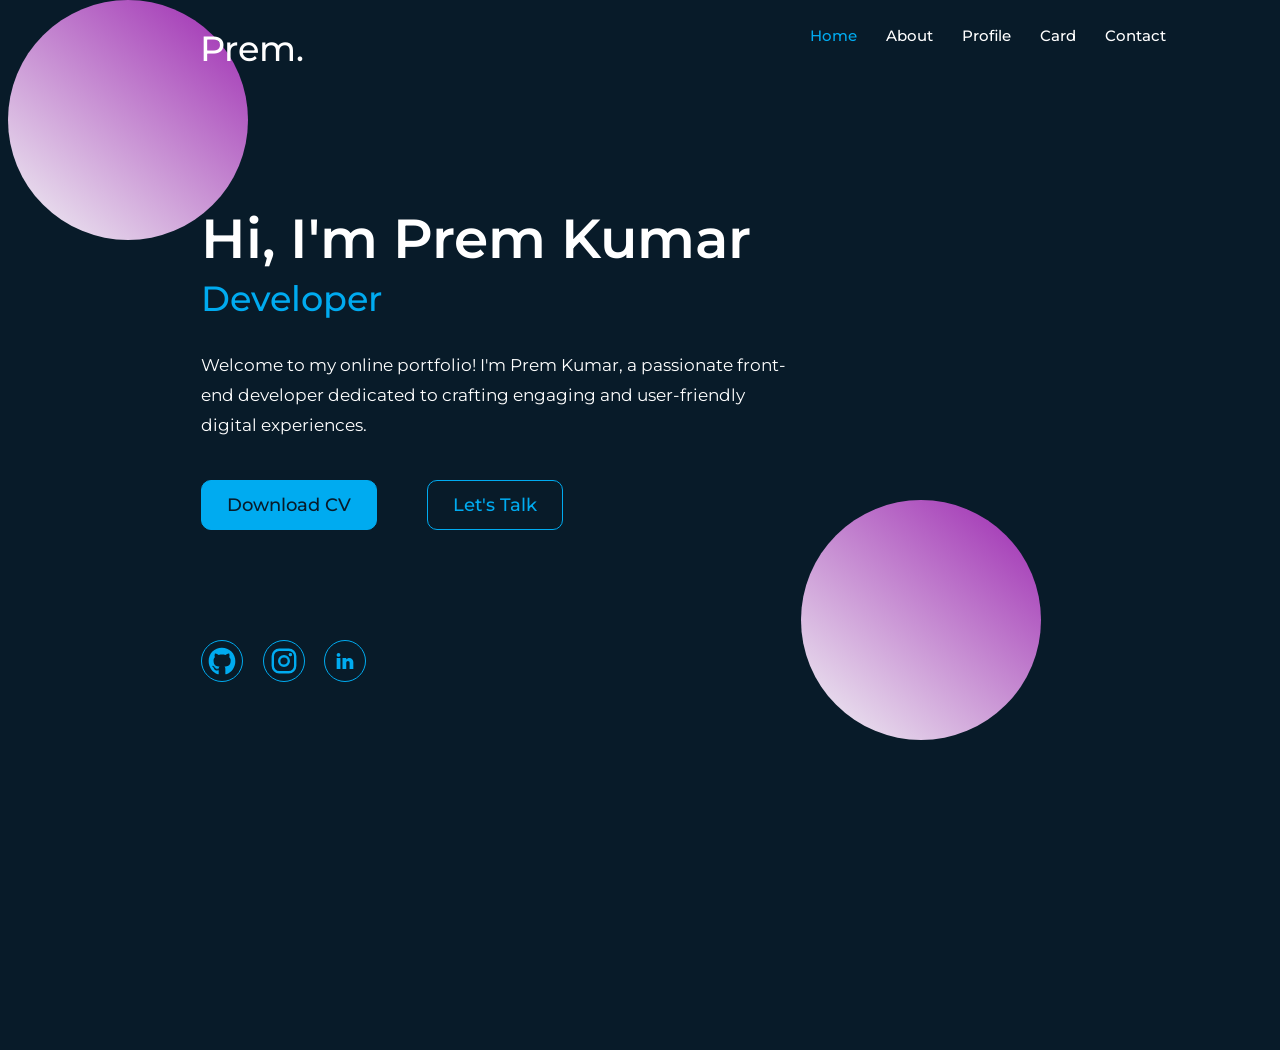
<file: static/Portfolio/index.html>
<!DOCTYPE html>
<html lang="en">
<head>
    <meta charset="UTF-8">
    <meta name="viewport" content="width=device-width, initial-scale=1.0">
    <link rel="stylesheet" href="style/general.css">
    <link rel="preconnect" href="https://fonts.googleapis.com">
    <link rel="preconnect" href="https://fonts.gstatic.com" crossorigin>
    <link href="https://fonts.googleapis.com/css2?family=Open+Sans:wght@300;400;500;600;700&display=swap" rel="stylesheet">
    <link rel="preconnect" href="https://fonts.googleapis.com">
    <link rel="preconnect" href="https://fonts.gstatic.com" crossorigin>
    <link href="https://fonts.googleapis.com/css2?family=Montserrat:wght@100;300;400;500;600;700&display=swap" rel="stylesheet">
    <title>Portfolio</title>
</head>
<body>
    <div class="circles"></div>
    <div class="top-bar">
        <div class="top-left-bar">Prem.</div>
        <div class="top-right-bar">
            <p class="trb" id="home">Home</p>
            <p class="trb">About</p>
            <p class="trb">Profile</p>
            <a href="https://prem-kumar-dev.github.io/Profile/" target="_blank">
                <p class="trb">Card</p>
            </a>
            <p class="trb">Contact</p>
        </div>
    </div>
    <div class="information">
        <div class="text">
            <p class="name">Hi, I'm Prem Kumar</p>
            <p class="occupation">Developer</p>
            <p class="introduction">Welcome to my online portfolio! I'm Prem Kumar, 
                a passionate front-end developer dedicated to crafting engaging and user-friendly digital experiences.</p>
            <div class="buttons">
                <div class="button1">Download CV</div>
                <div class="button2">Let's Talk</div>
            </div>
        <div class="socials">
            <div class="social">
                <a href="https://github.com/Prem-Kumar-Dev" target="_blank">
                    <img class="link1" src="icons/github.svg" alt="" >
                </a>
            </div>
            <div class="social">
                <a href="https://www.instagram.com/lprem_kumarl?igsh=ZGUzMzM3NWJiOQ==" target="_blank">
                    <img class="link2" src="icons/instagram.svg" alt=""> 
                </a>
            </div>
            <div class="social">
                <a href="" target="_blank">
                    <img class="link3" src="icons/linkedin.svg" alt="">
                </a>
            </div>
        </div>
        </div>
        
    </div>
        
</body>
</html>
</file>
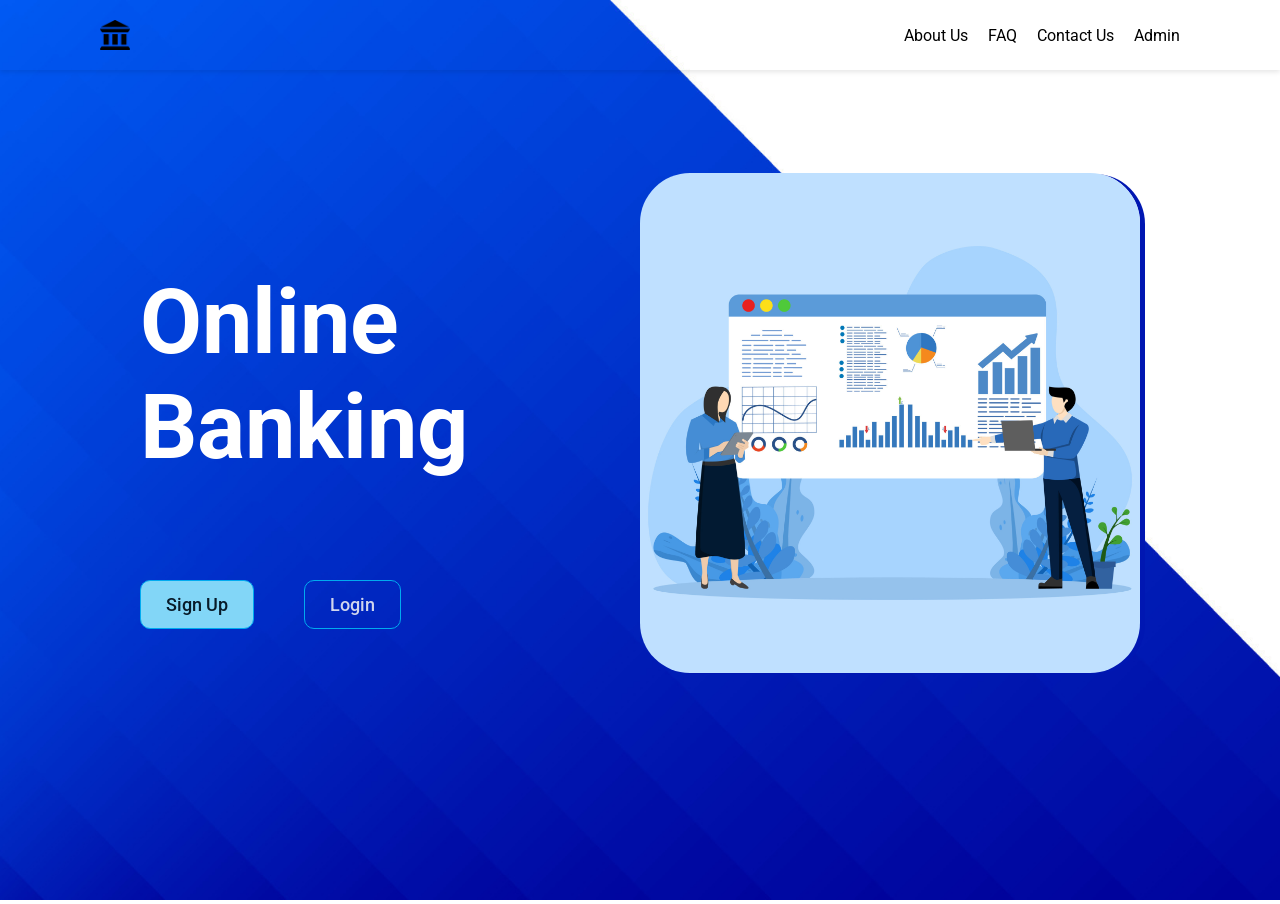
<file: target/banking-management-system/static/Cover/index.html>
<!DOCTYPE html>
<html>

<head>
    <link rel="preconnect" href="https://fonts.googleapis.com">
    <link rel="preconnect" href="https://fonts.gstatic.com" crossorigin>
    <link href="https://fonts.googleapis.com/css2?family=Roboto:wght@400;500;700&display=swap" rel="stylesheet">
    <title>Cover</title>
    <link rel="stylesheet" type="text/css" href="style/general.css">  <!-- Correct path for CSS -->
</head>

<body>
    <div class="bar">
        <div class="logo">
            <img src="style/icons/icon.png" alt="logo" class="logo">  <!-- Correct path for logo -->
        </div>
        <div class="right-section">
            <div class="about" onclick="location.href='/static/Profile/index.html';">About Us</div>
            <div class="FAQ">FAQ</div>
            <div class="contact" onclick="location.href='/static/Portfolio/index.html';">Contact Us</div>
            <div class="admin-login" onclick="location.href='/banking_management_system_war/admin_login';">Admin</div>
        </div>
    </div>

    <div class="background">
        <img src="style/icons/bg.jpeg" alt="bg" class="bg">  <!-- Correct path for background -->
    </div>

    <div class="contant">
        <div class="info">
            <h1 class="text">Online Banking</h1> <!-- Fixed invalid <h> tag -->
            <div class="buttons">
                <div class="button1" onclick="location.href='/banking_management_system_war/user_register';">Sign Up</div>
                <div class="button2" onclick="location.href='/banking_management_system_war/user_login';">Login</div>
            </div>
        </div>
        <div class="img">
            <img src="style/icons/bgim.jpeg" alt="bgim" class="bgim">
        </div>
    </div>
    
    <script>
        function navigateWithFade(url) {
            document.body.classList.remove('fade-in');
            setTimeout(() => {
                window.location.href = url;
            }, 500);
        }

        window.addEventListener('DOMContentLoaded', () => {
            document.body.classList.add('fade-in');
        });
    </script>

</body>

</html>
</file>
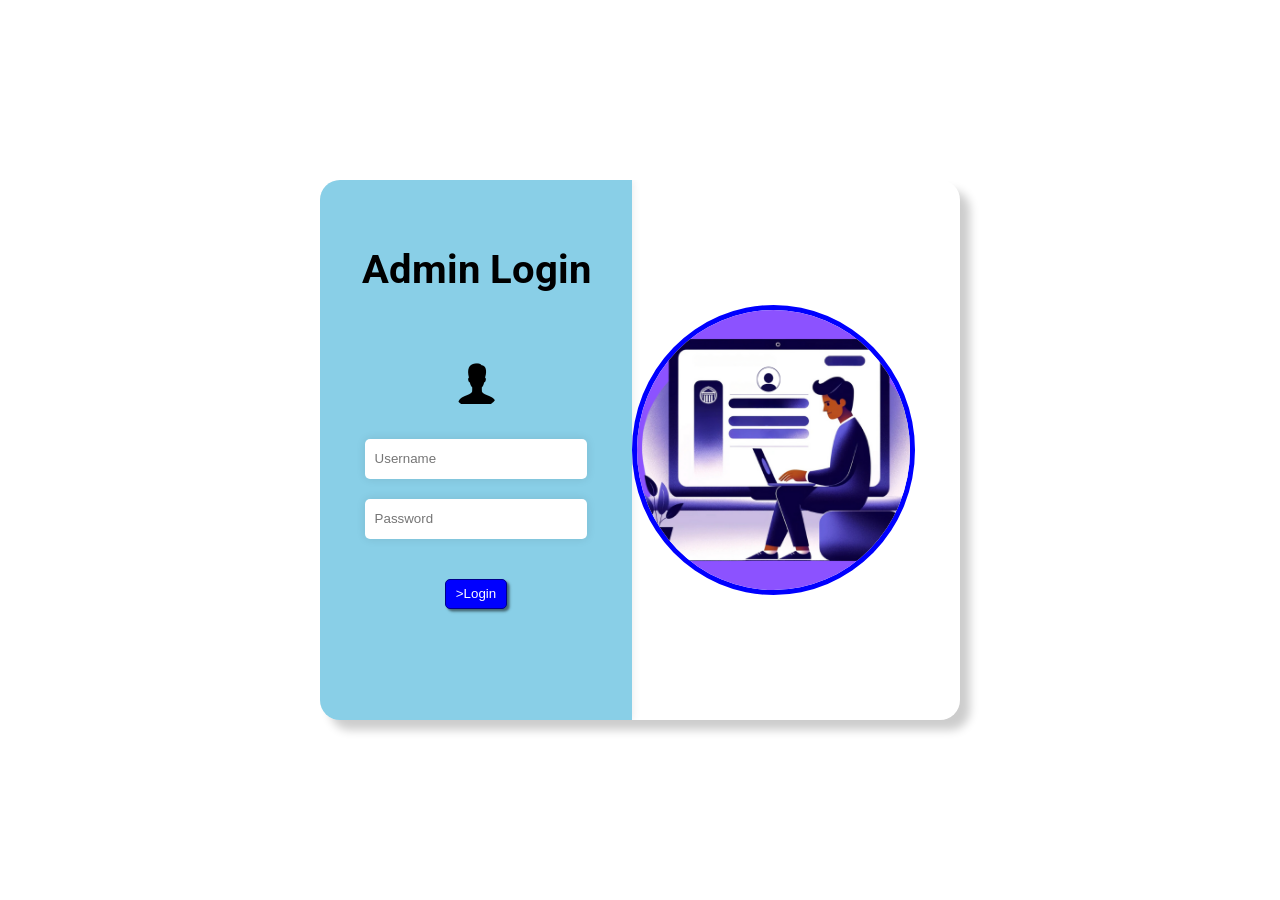
<file: target/banking-management-system/static/Login/index.html>
<!DOCTYPE html>
<html>

<head>
    <link rel="preconnect" href="https://fonts.googleapis.com">
    <link rel="preconnect" href="https://fonts.gstatic.com" crossorigin>
    <link href="https://fonts.googleapis.com/css2?family=Roboto:wght@400;500;700&display=swap" rel="stylesheet">
    <title>Admin Login</title>
    <!-- Correct path to the CSS file -->
    <link rel="stylesheet" type="text/css" href="style/general.css">
</head>

<body>
<div class="container">
    <div class="login">
        <h1>Admin Login</h1>
        <!-- Form Action to submit to Admin_LoginServlet -->
        <form action="/admin_login" method="POST">
            <img src="style/icons/contact.png" alt="Admin">
            <!-- Input fields to capture username and password -->
            <input class="username" type="text" name="username" placeholder="Username" required>
            <input class="password" type="password" name="password" placeholder="Password" required>
            <!-- Submit button to trigger login -->
            <button class="button" type="submit" onclick="location.href='/banking_management_system_war/admin';">>Login</button>
        </form>
        <!-- Error message handling -->
        <p class="error-message">
            <script>
                const urlParams = new URLSearchParams(window.location.search);
                if (urlParams.has('error')) {
                    document.write(urlParams.get('error'));
                }
            </script>
        </p>
    </div>
    <div class="img">
        <img src="style/icons/login.png" alt="Bank">
    </div>
</div>

<script>
    function navigateWithFade(url) {
        document.body.classList.remove('fade-in');
        setTimeout(() => {
            window.location.href = url;
        }, 500);
    }

    window.addEventListener('DOMContentLoaded', () => {
        document.body.classList.add('fade-in');
    });
</script>
</body>

</html>
</file>
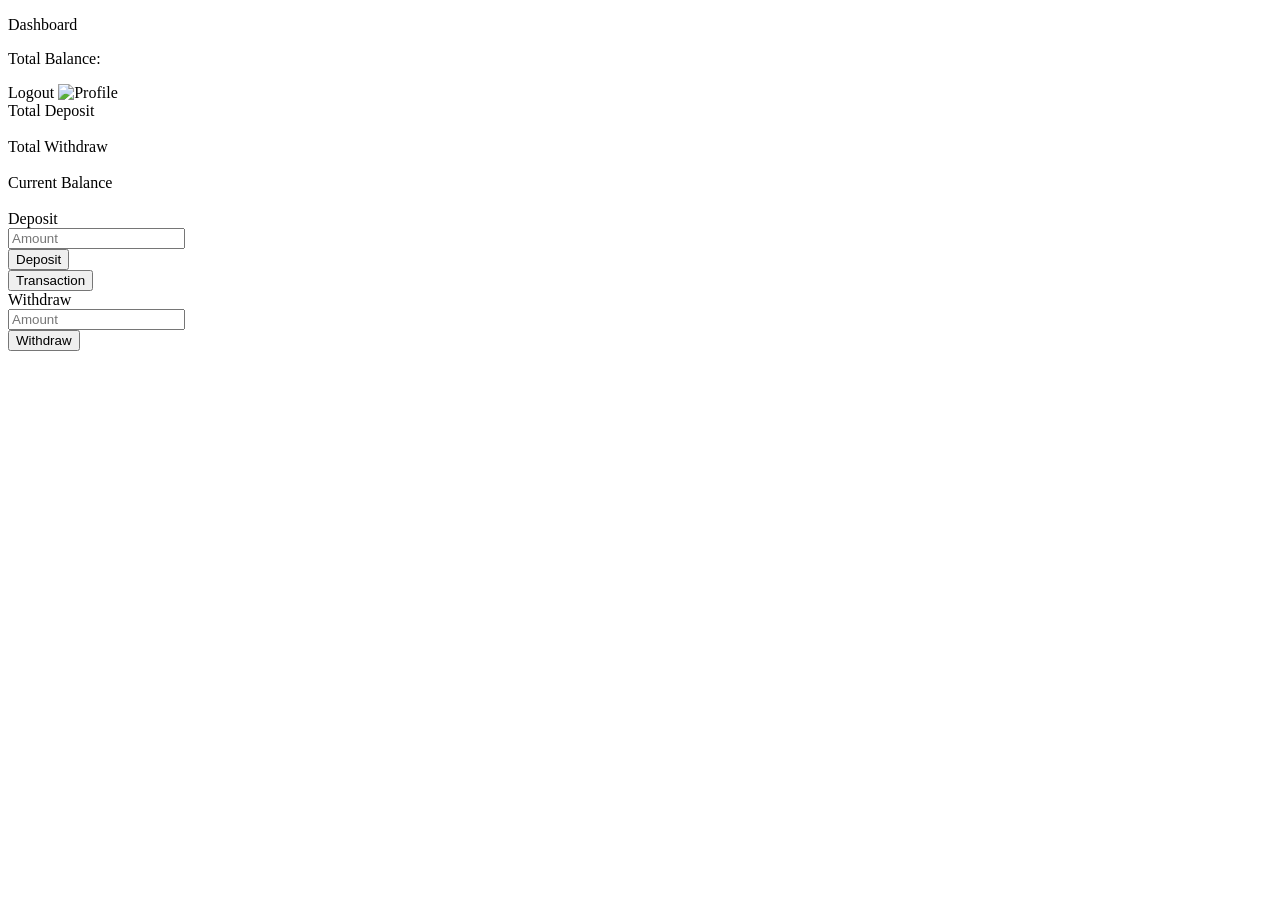
<file: target/banking-management-system/static/Main/index.html>
<!DOCTYPE html>
<html xmlns:th="http://www.thymeleaf.org">

<head>
    <link rel="preconnect" href="https://fonts.googleapis.com">
    <link rel="preconnect" href="https://fonts.gstatic.com" crossorigin>
    <link href="https://fonts.googleapis.com/css2?family=Roboto:wght@400;500;700&display=swap" rel="stylesheet">
    <title>Banking</title>
    <link th:href="@{/static/Main/style/general.css}" rel="stylesheet" type="text/css">
    <script th:src="@{/static/Main/js/general.js}"></script>
    <script>
        <!-- Display error alert if exists -->
            <!-- This is a workaround for Spring Boot handling errors -->
            <script th:if="${error}" th:inline="javascript">
                window.onload = function () {
                alert(${error});
            };
    </script>
    </script>
</head>

<body>
<div class="circles"></div>
<div class="circles"></div>
<div class="circles"></div>

<div class="header">
    <p class="dashboard">Dashboard</p>
    <p class="total">Total Balance: <span id="totalBalance" th:text="${total_balance}"></span></p>
    <div class="right-section-header">
        <a th:href="@{/cover}" class="logout">Logout</a>
        <img class="profile" th:src="@{/static/Main/style/icons/profile.png}" alt="Profile">
    </div>
</div>

<div class="page">
    <div class="details">
        <div class="deposit">
            <div class="text">
                <div class="info">Total Deposit</div>
                <div class="amount" id="totalDeposit" th:text="${total_deposit}"></div>
            </div>
            <div class="icon"><img class="img" th:src="@{/static/Main/style/icons/deposit.png}"></div>
        </div>
        <div class="withdraw">
            <div class="text">
                <div class="info">Total Withdraw</div>
                <div class="amount" id="totalWithdraw" th:text="${total_withdraw}"></div>
            </div>
            <div class="icon"><img class="img" th:src="@{/static/Main/style/icons/withdraw.png}"></div>
        </div>
        <div class="balance">
            <div class="text">
                <div class="info">Current Balance</div>
                <div class="amount" id="currentBalance" th:text="${total_balance}"></div>
            </div>
            <div class="icon"><img class="img" th:src="@{/static/Main/style/icons/balance.png}"></div>
        </div>
    </div>

    <div class="actions">
        <div class="deposit-box">
            <div class="info-action">Deposit</div>
            <form th:action="@{/deposit}" method="POST">
                <div class="text-box">
                    <input type="text" name="amount" id="depositAmount" class="search-box" placeholder="Amount">
                </div>
                <button class="button">Deposit</button>
            </form>
        </div>
        <div class="table">
            <button class="button" th:onclick="location.href='${urlFor('table')}'">Transaction</button>
        </div>
        <div class="withdraw-box">
            <div class="info-action">Withdraw</div>
            <form th:action="@{/withdraw}" method="POST">
                <div class="text-box">
                    <input type="text" name="amount" id="withdrawAmount" class="search-box" placeholder="Amount">
                </div>
                <button class="button">Withdraw</button>
            </form>
        </div>
    </div>
</div>

<script>
    function navigateWithFade(url) {
        document.body.classList.remove('fade-in');
        setTimeout(() => {
            window.location.href = url;
        }, 500);
    }

    window.addEventListener('DOMContentLoaded', () => {
        document.body.classList.add('fade-in');
    });
</script>
</body>

</html>
</file>
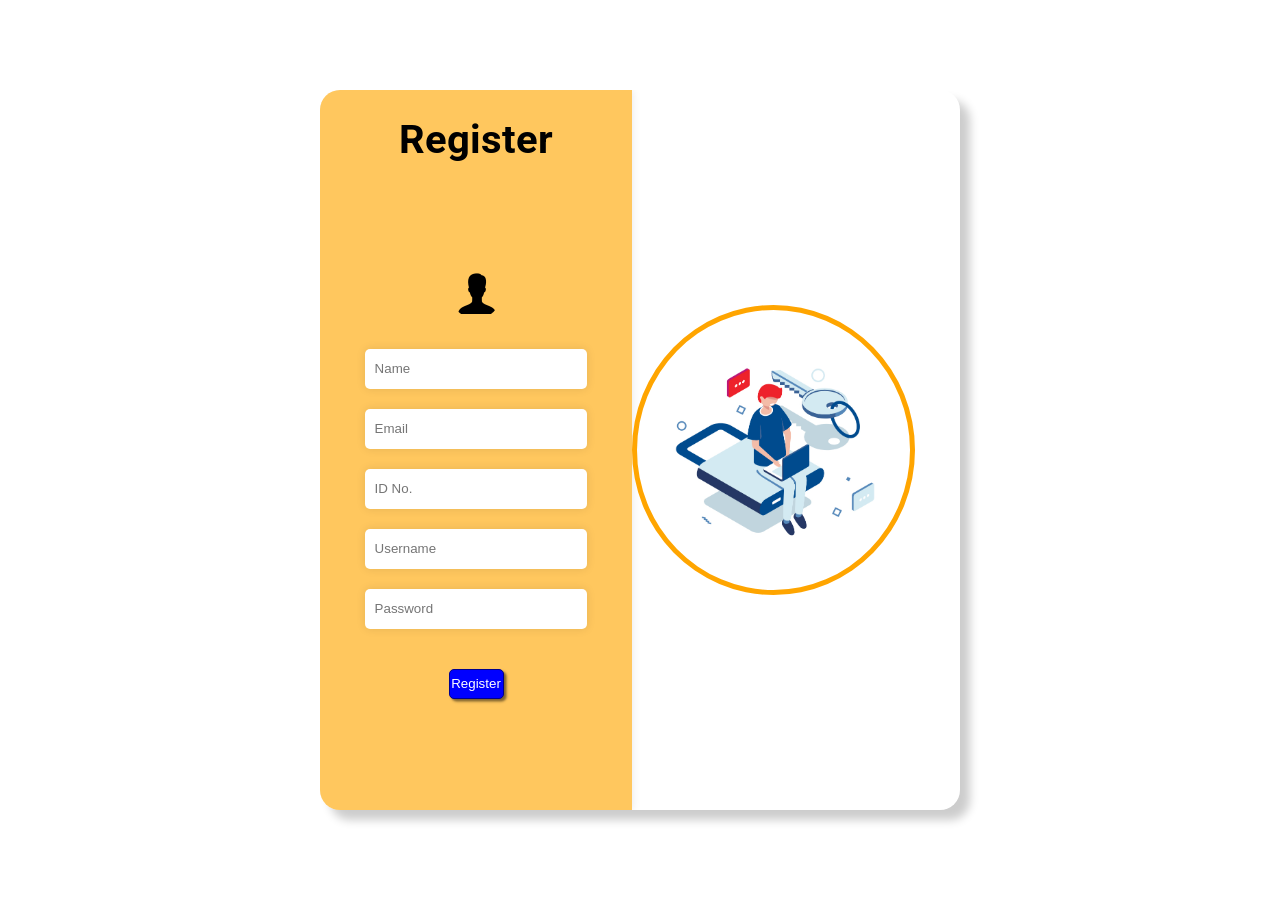
<file: target/banking-management-system/static/Register/index.html>
<!DOCTYPE html>
<html>

    <head>
        <link rel="preconnect" href="https://fonts.googleapis.com">
        <link rel="preconnect" href="https://fonts.gstatic.com" crossorigin>
        <link href="https://fonts.googleapis.com/css2?family=Roboto:wght@400;500;700&display=swap" rel="stylesheet">
        <title>Register</title>
        <link rel="stylesheet" type="text/css" href="style/general.css">

    </head>

    <body>
        <div class="container">
            <div class="register">
                <h1>Register</h1>
                <form action="/register" method="POST">
                    <img src="style/icons/contact.png" alt="User">
                    <input class="name" type="text" name="name" placeholder="Name" required>
                    <input class="email" type="text" name="email" placeholder="Email" required>
                    <input class="id" type="text" name="ID" placeholder="ID No." required>
                    <input class="username" type="text" name="username" placeholder="Username" required>
                    <input class="password" type="password" name="password" placeholder="Password" required>
                    <button class="button">Register</button>
                </form>
                <p class="error-message">
                    <script>
                        const urlParams = new URLSearchParams(window.location.search);
                        if (urlParams.has('error')) {
                            document.write(urlParams.get('error'));
                        }
                    </script>
                </p>

            </div>
            <div class="img">
                <img src="style/icons/register.jpg" alt="Bank">
            </div>
        </div>
        <script>
            function navigateWithFade(url) {
                document.body.classList.remove('fade-in');
                setTimeout(() => {
                    window.location.href = url;
                }, 500);
            }
    
            window.addEventListener('DOMContentLoaded', () => {
                document.body.classList.add('fade-in');
            });
        </script>
    </body>

</html>
</file>
<file: static/Portfolio/style/general.css>
body {
    background-color: #081b29;
    color: white;
    height: 100vh;
    margin-top: 0px;
    font-family: 'Montserrat', sans-serif;

}
body::before {
    content: '';
    position: absolute;
    height:240px;
    width: 240px;
    border-radius: 50%;
    background: linear-gradient(220deg, #9c27b0,#f2f5f5);
    z-index: -1;

}
body::after{
    content: '';
    position: absolute;
    top:500px;
    height:240px;
    width: 240px;
    border-radius: 50%;
    background: linear-gradient(220deg, #9c27b0,#f2f5f5);
    z-index: -1;

}


.top-bar {
    height: 70px;
    position: fixed;
        left:0px;
        right: 0px;
    display: inline-flex;
    justify-content: space-between;
}

.top-left-bar, .top-right-bar {
    display: inline-flex;
    align-items: center;

}

.top-left-bar {
    align-items: end;
    width: 45%;
    font-weight: 500;
    font-size: 35px;
    padding-left: 200px;
}

.top-right-bar {
    justify-content: space-around;
    width: 30%;
    font-size: 15px;
    font-weight: 500;
    padding-right: 100px;
    
}
#home {
    color: #00abf0;
}
a {
    text-decoration: none;
    color: white;
    transition: all 0.3s ease-in-out;
}
.trb {
    transition: all 0.3s ease-in-out;
 
}
.trb:hover {
    color: #00abf0;
    cursor: pointer;
}
.information {

    display: inline-flex;
    height: 100%;
    justify-content: center;
    padding-left: 193px;
    width:600px;
    margin-top: 150px;

}


.name {
    font-size: 55px;
    font-weight: 600;
    margin-bottom: 0px;
}

.occupation {
    margin-top: 5px;
    font-size: 35px;
    font-weight: 500;
    color: #00abf0;
    margin-bottom: 0px;
}

.introduction {
    margin-top: 30px;
    font-size: 17px;
    line-height: 30px;
}

.buttons {
    margin-top: 40px;
    display: flex;
    width: 500px;

}
.button1,.button2 {
    position: relative;
    border: 1px solid #00abf0;
    color: #00abf0;
    padding: 13px 25px;
    border-radius: 10px;
    font-size: 18px;
    font-weight: 500;
    margin-right: 50px;
    transition: all 0.3s ease-in-out;
    overflow: hidden;
    z-index: 1;
    
}
.button1 {
    color: #081b29;
    background-color: #00abf0;
}


.button1::before,
.button2::before {
    content: '';
    position: absolute;
    top: 0;
    left: 0;
    right: 0;
    bottom: 0;
    width: 0;
    height: 100%;
    background-color: #081b29;
    z-index: -1;
    transition: 0.5s;
}
.button2::before {
    background-color: #00abf0;
}
.button2:hover {
    cursor: pointer;
    color: #081b29;
}
.button1:hover{
    cursor: pointer;
    color: #00abf0;
}

.button1:hover::before,
.button2:hover::before {
    width: 100%;

}
.socials {
    display: flex;
    margin-top: 40px;
    width: 175px;
    height: 60px;
    margin-top: 100px;
    justify-content: space-between;
}

.social {
    border: 1px solid #00abf0;
    border-radius: 50%;
    margin-top: 10px;
    margin-right: 10px;
    height: 40px;
    cursor: pointer;
    object-fit: cover;
    transition: all 0.3s linear;
}
.social:hover {
    background-color: white;
    color: #081b29;
    cursor: pointer;
}
.link1, .link2, .link3 {
    max-height: 100%;
}
</file>
<file: target/banking-management-system/static/Cover/style/general.css>
body{
    font-family: 'Roboto', sans-serif;
    margin: 0;
    padding: 0;
    box-sizing: border-box;
    opacity: 0;
    transition: opacity 0.5s ease-in-out;
}

body.fade-in {
    opacity: 1;
}
.bar{
    position: relative;
    display: flex;
    justify-content: space-between;
    padding: 20px 80px 20px 100px;
    box-shadow: 0 2px 5px rgba(0, 0, 0, 0.1);
    background:none;

}
.logo {
    width: 30px;
    height: 30px;
    object-fit: cover;
}
.right-section{
    display: flex;
    justify-content: space-between;
    align-items: center;
}
.right-section div{
    margin-right: 20px;
}


.contact:hover, .about:hover, .admin-login:hover{
    cursor: pointer;
    color:rgba(253, 146, 58, 0.837);
}
.background {
    position: absolute;
    top: 0;
    left: 0;
    width: 100%;
    height: 100%;
    z-index: -1;
}

.bg {
    width: 100%;
    height: 100%;
    object-fit: cover;

}
.contant {
    display: flex;
    margin-top: 70px;
    justify-content: center;
    align-items: center;
    overflow: hidden;
    
    
}
.bgim {
    box-shadow: 5px 1px #0017B2;
    border-radius: 50px;
    width: 500px;
    height: 500px;
    object-fit: cover;
}
.info {
    padding-top: 70px;
    width: 500px;
    height: 500px;
}
.text {
    font-size: 90px;
    font-weight: 700;
    color: white;
    margin-bottom: 20px;
}

.buttons {
    display: flex;
    margin-top: 100px;    
}


.button1,.button2 {
    position: relative;
    border: 1px solid #00abf0;
    color: rgba(245, 245, 245, 0.856);
    padding: 13px 25px;
    border-radius: 10px;
    font-size: 18px;
    font-weight: 500;
    margin-right: 50px;
    transition: all 0.3s ease-in-out;
    overflow: hidden;
    z-index: 1;
    
}
.button1 {
    color: #081b29;
    background-color: #82d6f7;
}


.button1::before,
.button2::before {
    content: '';
    position: absolute;
    top: 0;
    left: 0;
    right: 0;
    bottom: 0;
    width: 0;
    height: 100%;
    background-color:#0025BE;
    z-index: -1;
    transition: 0.5s;
}
.button2::before {
    background-color: #82d6f7;
}
.button2:hover {
    cursor: pointer;
    color: #081b29;
}
.button1:hover{
    cursor: pointer;
    color: rgba(245, 245, 245, 0.856);
}

.button1:hover::before,
.button2:hover::before {
    width: 100%;

}
</file>
<file: target/banking-management-system/static/Login/style/general.css>
body{
    font-family: 'Roboto', sans-serif;
    margin: 0;
    padding: 0;
    display: flex;
    justify-content: center;
    align-items: center;
    height: 100vh;
    opacity: 0;
    transition: opacity 0.5s ease-in-out;
}

body.fade-in {
    opacity: 1;
}

.container{
    width: 50%;
    height: 60vh;
    display: flex;
    justify-content: space-between;
    align-items: center;
    border-radius: 20px;
    overflow: hidden;
    box-shadow: 10px 10px 10px rgba(0,0,0,0.2);
}
.login{
    width: 50%;
    height: 100%;
    display: flex;
    flex-direction: column;
    justify-content: center;
    align-items: center;
    background:rgb(137, 207, 231);
    border-radius: 10px 0 0 ;
    box-shadow: 0 0 10px rgba(0,0,0,0.1);
}
.login h1{
    font-size: 40px;
    margin: 10px 0;
}

.login img{
    width: 50px;
    height: 50px;
    border-radius: 50%;
    margin: 10px 10px 20px 10px;

}

.button {
    display: flex;
    justify-content: center;    
    align-items: center;
    width: 40px;
    height: 30px;
    padding: 0 30px;
    border: solid 1px darkblue;
    border-radius: 5px;
    outline: none;
    background: blue;
    color: white;
    cursor: pointer;
    box-shadow: 2.5px 2.5px 2.5px rgba(0,0,0,0.5);
    margin-top: 30px;
}
.button:active{
    box-shadow: none;
    background: blueviolet;
}

.img {
    width: 280px;
    height:280px;
    display: flex;
    justify-content: center;
    align-items: center;
    overflow: hidden;
    border-radius: 100%;
    border: 5px solid blue;
    margin-right: 45px;
}

.img img {
    max-width: 550px;
    object-fit: cover;
    border-radius: 50%;
    

}

form {
    width: 100%;
    height: 65%;
    display: flex;
    flex-direction: column;
    justify-content: center;
    align-items: center;
    border-radius: 0 10px 10px 0;



}
input{
    width: 65%;
    height: 40px;
    margin: 10px 0;
    padding: 0 10px;
    border: none;
    border-radius: 5px;
    outline: none;
    box-shadow: 0 0 10px rgba(0,0,0,0.1);
}

.error-message{
    color: rgb(168, 20, 20);
    font-size: 14px;
    margin: 5px 0;
}
</file>
<file: target/banking-management-system/static/Register/style/general.css>
body{
    font-family: 'Roboto', sans-serif;
    margin: 0;
    padding: 0;
    display: flex;
    justify-content: center;
    align-items: center;
    height: 100vh;
    opacity: 0;
    transition: opacity 0.5s ease-in-out;
}

body.fade-in {
    opacity: 1;
}

.container{
    width: 50%;
    height: 80vh;
    display: flex;
    justify-content: space-between;
    align-items: center;
    border-radius: 20px;
    overflow: hidden;
    box-shadow: 10px 10px 10px rgba(0,0,0,0.2);
}
.register{
    width: 50%;
    height: 100%;
    display: flex;
    flex-direction: column;
    justify-content: center;
    align-items: center;
    background:rgb(255, 199, 94);
    border-radius: 10px 0 0 ;
    box-shadow: 0 0 10px rgba(0,0,0,0.1);
}
.register h1{
    font-size: 40px;
    margin: 10px 0;
}

.register img{
    width: 50px;
    height: 50px;
    border-radius: 50%;
    margin: 10px 10px 20px 10px;

}

.button {
    display: flex;
    justify-content: center;    
    align-items: center;
    width: 55px;
    height: 30px;
    padding: 0 10px;
    border: solid 1px darkblue;
    border-radius: 5px;
    outline: none;
    background: blue;
    color: white;
    cursor: pointer;
    box-shadow: 2.5px 2.5px 2.5px rgba(0,0,0,0.5);
    margin-top: 30px;
}
.button:active{
    box-shadow: none;
    background: blueviolet;
}

.img {
    width: 280px;
    height:280px;
    display: flex;
    justify-content: center;
    align-items: center;
    overflow: hidden;
    border-radius: 100%;
    border: 5px solid orange;
    margin-right: 45px;
}

.img img {
    max-width: 250px;
    object-fit: cover;
    border-radius: 50%;
    

}
form{
    width: 100%;
    height: 85%;
    display: flex;
    flex-direction: column;
    justify-content: center;
    align-items: center;
    
    border-radius: 0 10px 10px 0;

}
input{
    width: 65%;
    height: 40px;
    margin: 10px 0;
    padding: 0 10px;
    border: none;
    border-radius: 5px;
    outline: none;
    box-shadow: 0 0 10px rgba(0,0,0,0.1);
}

.error-message{
    color: rgb(168, 20, 20);
    font-size: 14px;
    margin: 5px 0;
}
</file>
